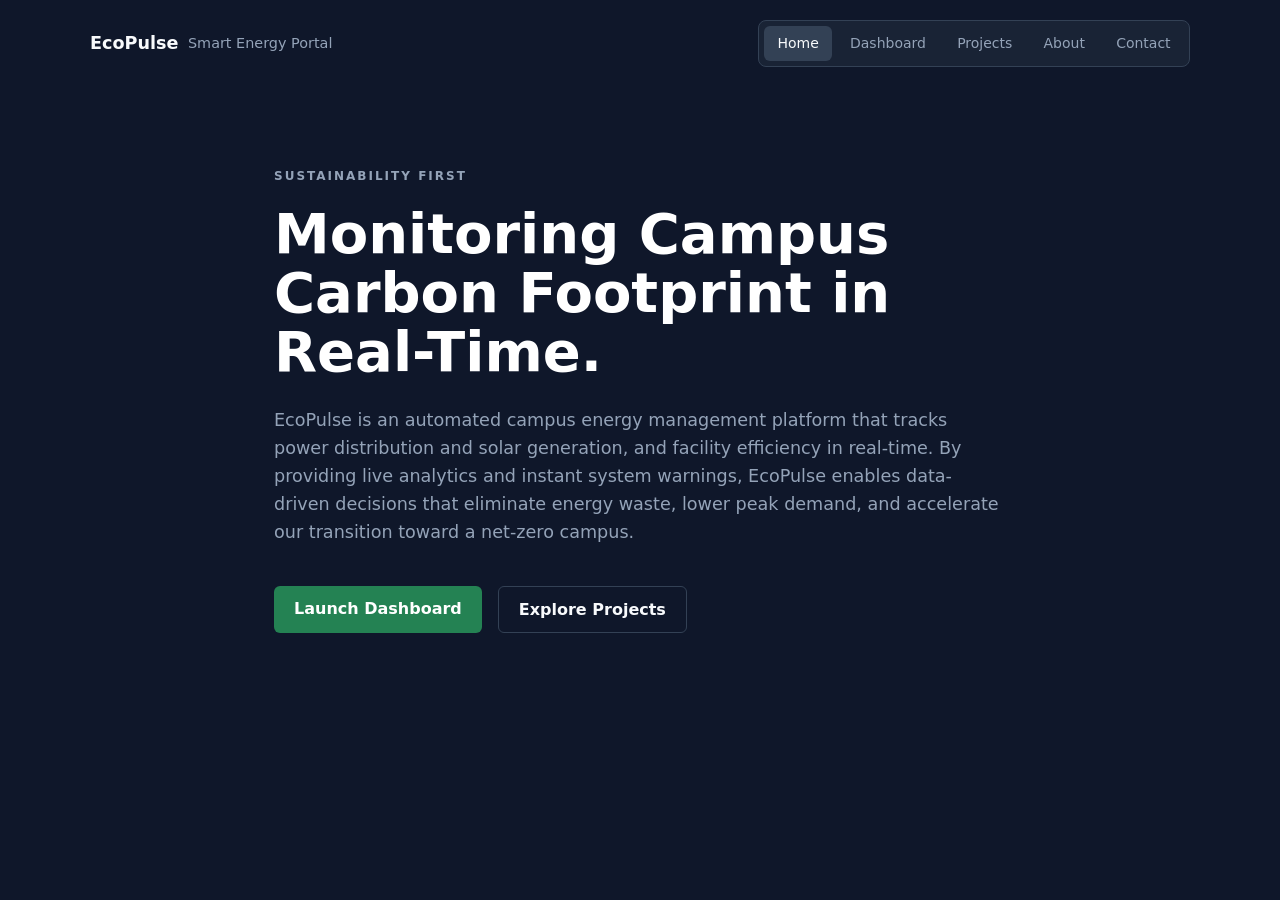
<file: index.html>
<!DOCTYPE html>
<html lang="en">
<head>
    <meta charset="UTF-8">
    <meta name="viewport" content="width=device-width, initial-scale=1.0">
    <title>EcoPulse - Home</title>
    <link rel="stylesheet" href="css/styles.css">
</head>
<body class="home-page">

    <!-- Top Header Navigation -->
    <header class="top-header">
        <div class="header-container">
            <div class="site-branding">
                <span class="site-title">EcoPulse</span>
                <span class="site-subtitle">Smart Energy Portal</span>
            </div>
            <nav class="top-nav">
                <a href="index.html" class="active">Home</a>
                <a href="dashboard.html">Dashboard</a>
                <a href="projects.html">Projects</a>
                <a href="about.html">About</a>
                <a href="contact.html">Contact</a>
            </nav>
        </div>
    </header>

    <!-- Main Hero Section -->
    <main class="hero-container">
        <p class="hero-label">SUSTAINABILITY FIRST </p>
        <h1 class="hero-title">Monitoring Campus Carbon Footprint in Real-Time.</h1>
        <p class="hero-description">
            EcoPulse is an automated campus energy management platform that tracks power distribution and solar generation, and facility efficiency in real-time. By providing live analytics and instant system warnings, EcoPulse enables data-driven decisions that eliminate energy waste, lower peak demand, and accelerate our transition toward a net-zero campus.
        </p>
        <div class="cta-group">
            <a href="dashboard.html" class="btn btn-danger">Launch Dashboard</a>
            <a href="projects.html" class="btn btn-secondary">Explore Projects</a>
        </div>
    </main>

</body>
</html>
</file>
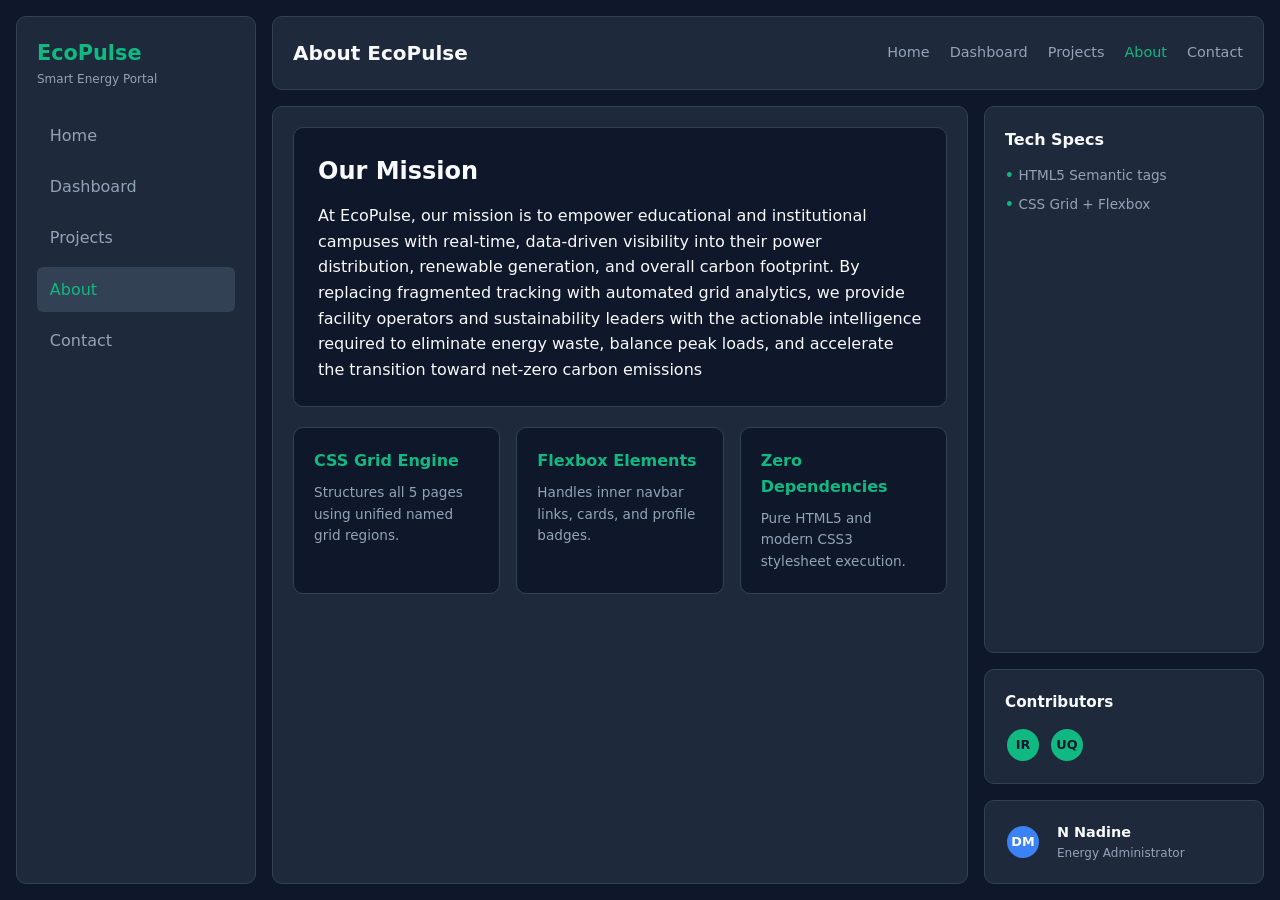
<file: about.html>
<!DOCTYPE html>
<html lang="en">
<head>
    <meta charset="UTF-8">
    <meta name="viewport" content="width=device-width, initial-scale=1.0">
    <title>EcoPulse - About</title>
    <link rel="stylesheet" href="css/styles.css">
</head>
<body class="dashboard-body">

<div class="parent">
    <aside class="div1 sidebar">
        <div class="sidebar-brand">
            <h2>EcoPulse</h2>
            <p>Smart Energy Portal</p>
            <nav class="sidebar-nav">
                <ul>
                    <li><a href="index.html">Home</a></li>
                    <li><a href="dashboard.html">Dashboard</a></li>
                    <li><a href="projects.html">Projects</a></li>
                    <li><a href="about.html" class="active">About</a></li>
                    <li><a href="contact.html">Contact</a></li>
                </ul>
            </nav>
        </div>
    </aside>

    <header class="div2 navbar">
        <h1>About EcoPulse</h1>
        <nav class="top-nav">
            <a href="index.html">Home</a>
            <a href="dashboard.html">Dashboard</a>
            <a href="projects.html">Projects</a>
            <a href="about.html" class="active">About</a>
            <a href="contact.html">Contact</a>
        </nav>
    </header>

    <main class="div3 main-content">
        <section class="content-card">
            <h2>Our Mission</h2>
            <p>At EcoPulse, our mission is to empower educational and institutional campuses with real-time, data-driven visibility into their power distribution, renewable generation, and overall carbon footprint. By replacing fragmented tracking with automated grid analytics, we provide facility operators and sustainability leaders with the actionable intelligence required to eliminate energy waste, balance peak loads, and accelerate the transition toward net-zero carbon emissions</p>
        </section>

        <section class="features-grid">
            <div class="feature-card">
                <h4>CSS Grid Engine</h4>
                <p>Structures all 5 pages using unified named grid regions.</p>
            </div>
            <div class="feature-card">
                <h4>Flexbox Elements</h4>
                <p>Handles inner navbar links, cards, and profile badges.</p>
            </div>
            <div class="feature-card">
                <h4>Zero Dependencies</h4>
                <p>Pure HTML5 and modern CSS3 stylesheet execution.</p>
            </div>
        </section>
    </main>

    <section class="div8 history">
        <h3>Tech Specs</h3>
        <ul class="history-list">
            <li>HTML5 Semantic tags</li>
            <li>CSS Grid + Flexbox</li>
        </ul>
    </section>

    <section class="div9 team">
        <h4>Contributors</h4>
        <div class="avatar-group">
            <div class="avatar">IR</div>
            <div class="avatar">UQ</div>
        </div>
    </section>

    <section class="div10 profile">
        <div class="avatar user-avatar">DM</div>
        <div class="user-details">
            <h4>N Nadine</h4>
            <p>Energy Administrator</p>
        </div>
    </section>
</div>

</body>
</html>
</file>
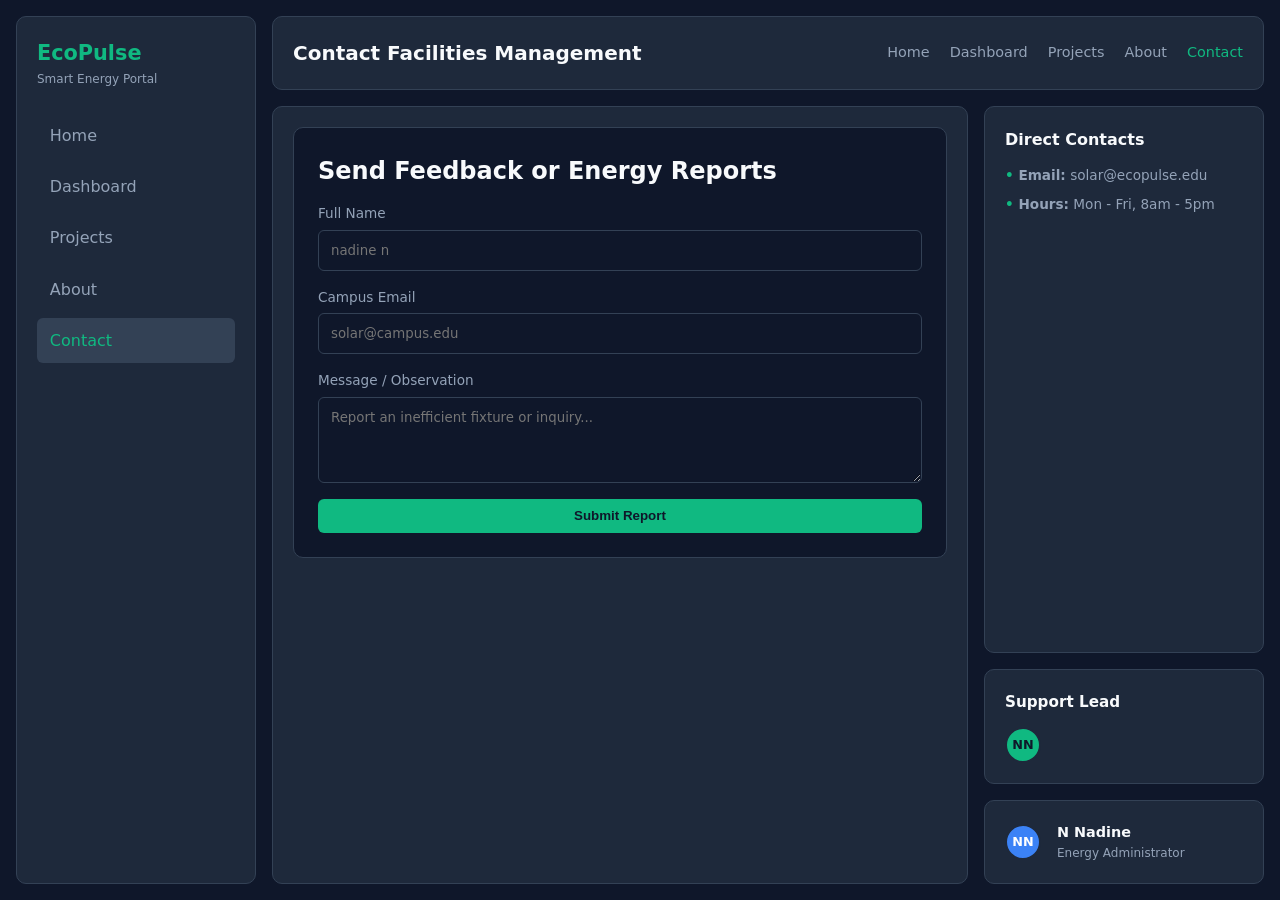
<file: contact.html>
<!DOCTYPE html>
<html lang="en">
<head>
    <meta charset="UTF-8">
    <meta name="viewport" content="width=device-width, initial-scale=1.0">
    <title>EcoPulse - Contact</title>
    <link rel="stylesheet" href="css/styles.css">
</head>
<body class="dashboard-body">

<div class="parent">
    <aside class="div1 sidebar">
        <div class="sidebar-brand">
            <h2>EcoPulse</h2>
            <p>Smart Energy Portal</p>
            <nav class="sidebar-nav">
                <ul>
                    <li><a href="index.html">Home</a></li>
                    <li><a href="dashboard.html">Dashboard</a></li>
                    <li><a href="projects.html">Projects</a></li>
                    <li><a href="about.html">About</a></li>
                    <li><a href="contact.html" class="active">Contact</a></li>
                </ul>
            </nav>
        </div>
    </aside>

    <header class="div2 navbar">
        <h1>Contact Facilities Management</h1>
        <nav class="top-nav">
            <a href="index.html">Home</a>
            <a href="dashboard.html">Dashboard</a>
            <a href="projects.html">Projects</a>
            <a href="about.html">About</a>
            <a href="contact.html" class="active">Contact</a>
        </nav>
    </header>

    <main class="div3 main-content">
        <section class="contact-card">
            <h2>Send Feedback or Energy Reports</h2>
            <form class="contact-form">
                <div class="form-group">
                    <label for="name">Full Name</label>
                    <input type="text" id="name" placeholder="nadine n" required>
                </div>
                <div class="form-group">
                    <label for="email">Campus Email</label>
                    <input type="email" id="email" placeholder="solar@campus.edu" required>
                </div>
                <div class="form-group">
                    <label for="message">Message / Observation</label>
                    <textarea id="message" rows="4" placeholder="Report an inefficient fixture or inquiry..." required></textarea>
                </div>
                <button type="submit" class="btn">Submit Report</button>
            </form>
        </section>
    </main>

    <section class="div8 history">
        <h3>Direct Contacts</h3>
        <ul class="history-list">
            <li><strong>Email:</strong> solar@ecopulse.edu</li>
            <li><strong>Hours:</strong> Mon - Fri, 8am - 5pm</li>
        </ul>
    </section>

    <section class="div9 team">
        <h4>Support Lead</h4>
        <div class="avatar-group">
            <div class="avatar">NN</div>
        </div>
    </section>

    <section class="div10 profile">
        <div class="avatar user-avatar">NN</div>
        <div class="user-details">
            <h4>N Nadine</h4>
            <p>Energy Administrator</p>
        </div>
    </section>
</div>

</body>
</html>
</file>
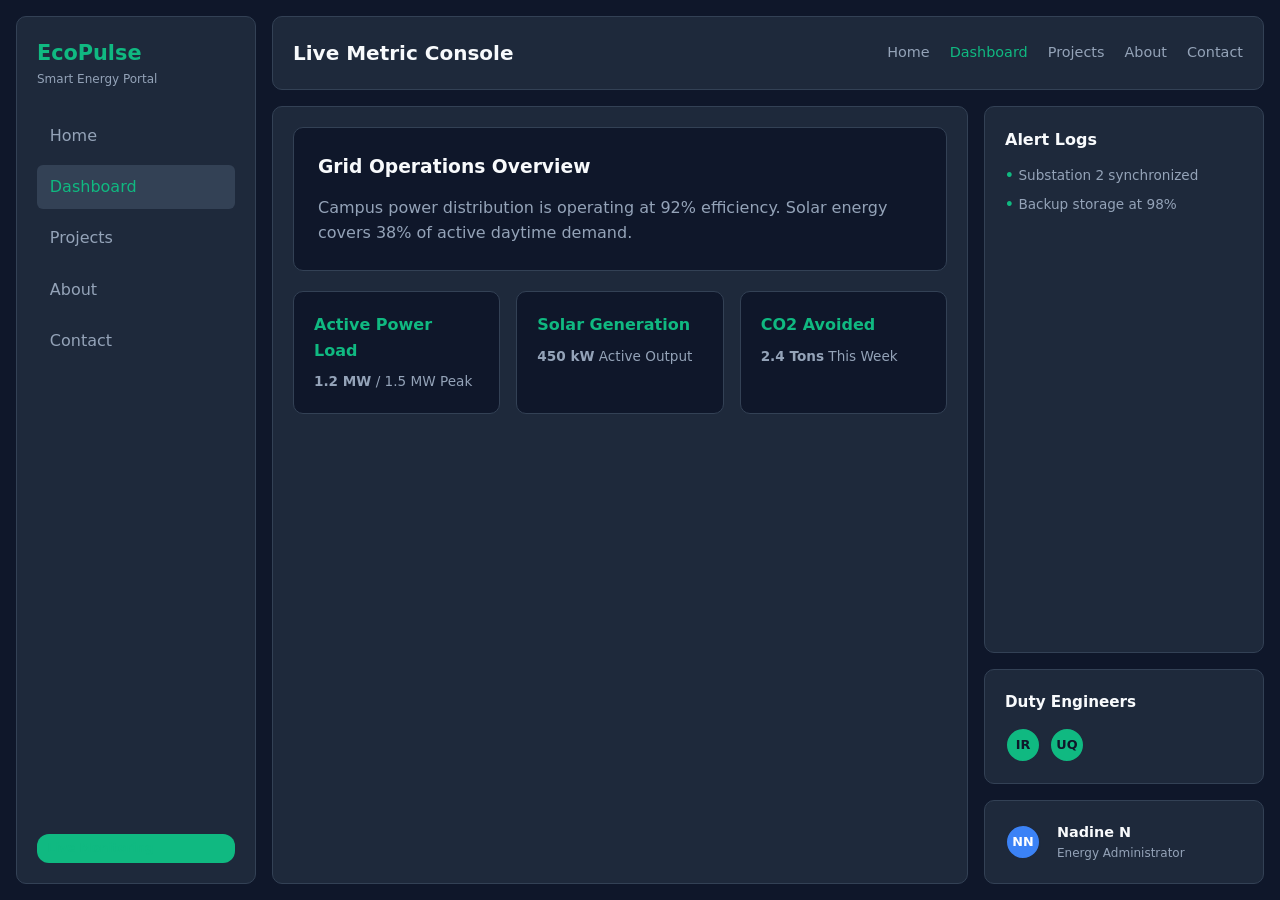
<file: dashboard.html>
<!DOCTYPE html>
<html lang="en">
<head>
    <meta charset="UTF-8">
    <meta name="viewport" content="width=device-width, initial-scale=1.0">
    <title>EcoPulse - Dashboard</title>
    <link rel="stylesheet" href="css/styles.css">
</head>
<body class="dashboard-body">

<div class="parent">
    <aside class="div1 sidebar">
        <div class="sidebar-brand">
            <h2>EcoPulse</h2>
            <p>Smart Energy Portal</p>
            <nav class="sidebar-nav">
                <ul>
                    <li><a href="index.html">Home</a></li>
                    <li><a href="dashboard.html" class="active">Dashboard</a></li>
                    <li><a href="projects.html">Projects</a></li>
                    <li><a href="about.html">About</a></li>
                    <li><a href="contact.html">Contact</a></li>
                </ul>
            </nav>
        </div>
        <span class="badge">Live Monitoring</span>
    </aside>

    <header class="div2 navbar">
        <h1>Live Metric Console</h1>
        <nav class="top-nav">
            <a href="index.html">Home</a>
            <a href="dashboard.html" class="active">Dashboard</a>
            <a href="projects.html">Projects</a>
            <a href="about.html">About</a>
            <a href="contact.html">Contact</a>
        </nav>
    </header>

    <main class="div3 main-content">
        <div class="hero-card">
            <h3>Grid Operations Overview</h3>
            <p>Campus power distribution is operating at 92% efficiency. Solar energy covers 38% of active daytime demand.</p>
        </div>

        <div class="features-grid">
            <div class="feature-card">
                <h4>Active Power Load</h4>
                <p><strong>1.2 MW</strong> / 1.5 MW Peak</p>
            </div>
            <div class="feature-card">
                <h4>Solar Generation</h4>
                <p><strong>450 kW</strong> Active Output</p>
            </div>
            <div class="feature-card">
                <h4>CO2 Avoided</h4>
                <p><strong>2.4 Tons</strong> This Week</p>
            </div>
        </div>
    </main>

    <section class="div8 history">
        <h3>Alert Logs</h3>
        <ul class="history-list">
            <li>Substation 2 synchronized</li>
            <li>Backup storage at 98%</li>
        </ul>
    </section>

    <section class="div9 team">
        <h4>Duty Engineers</h4>
        <div class="avatar-group">
            <div class="avatar">IR</div>
            <div class="avatar">UQ</div>
        </div>
    </section>

    <section class="div10 profile">
        <div class="avatar user-avatar">NN</div>
        <div class="user-details">
            <h4>Nadine N</h4>
            <p>Energy Administrator</p>
        </div>
    </section>
</div>

</body>
</html>
</file>
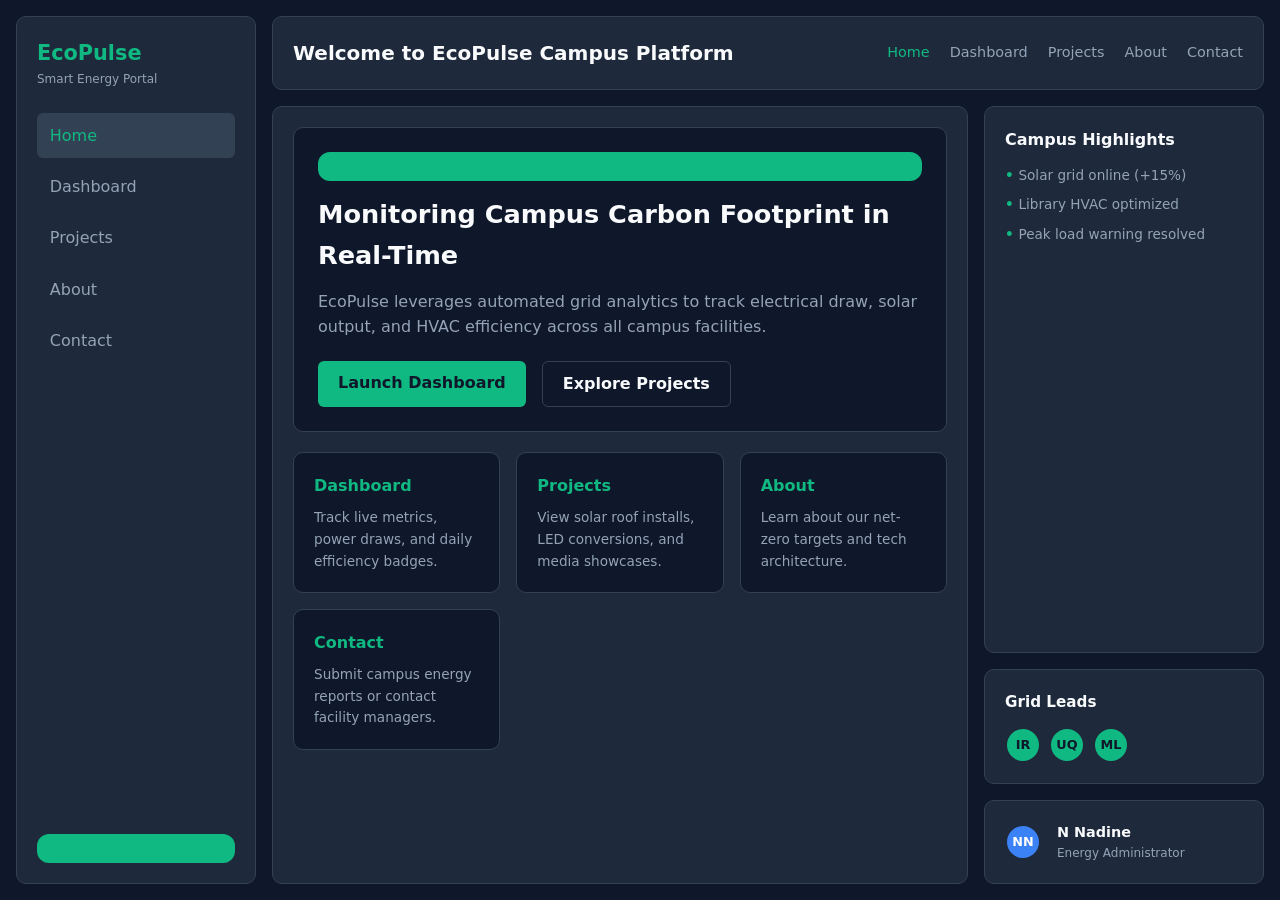
<file: index1.html>
<!DOCTYPE html>
<html lang="en">
<head>
    <meta charset="UTF-8">
    <meta name="viewport" content="width=device-width, initial-scale=1.0">
    <title>EcoPulse - Home</title>
    <link rel="stylesheet" href="css/styles.css">
</head>
<body class="dashboard-body">

<div class="parent">
  
    <aside class="div1 sidebar">
        <div class="sidebar-brand">
            <h2>EcoPulse</h2>
            <p>Smart Energy Portal</p>
            <nav class="sidebar-nav">
                <ul>
                    <li><a href="index.html" class="active">Home</a></li>
                    <li><a href="dashboard.html">Dashboard</a></li>
                    <li><a href="projects.html">Projects</a></li>
                    <li><a href="about.html">About</a></li>
                    <li><a href="contact.html">Contact</a></li>
                </ul>
            </nav>
        </div>
        <span class="badge">v1.0 Operational</span>
    </aside>

    <header class="div2 navbar">
        <h1>Welcome to EcoPulse Campus Platform</h1>
        <nav class="top-nav">
            <a href="index.html" class="active">Home</a>
            <a href="dashboard.html">Dashboard</a>
            <a href="projects.html">Projects</a>
            <a href="about.html">About</a>
            <a href="contact.html">Contact</a>
        </nav>
    </header>

    <main class="div3 main-content">
        <section class="hero-card">
            <span class="badge">Sustainability First</span>
            <h2>Monitoring Campus Carbon Footprint in Real-Time</h2>
            <p>EcoPulse leverages automated grid analytics to track electrical draw, solar output, and HVAC efficiency across all campus facilities.</p>
            <div class="cta-group">
                <a href="dashboard.html" class="btn">Launch Dashboard</a>
                <a href="projects.html" class="btn btn-secondary">Explore Projects</a>
            </div>
        </section>

        <section class="features-grid">
            <div class="feature-card">
                <h4>Dashboard</h4>
                <p>Track live metrics, power draws, and daily efficiency badges.</p>
            </div>
            <div class="feature-card">
                <h4>Projects</h4>
                <p>View solar roof installs, LED conversions, and media showcases.</p>
            </div>
            <div class="feature-card">
                <h4>About</h4>
                <p>Learn about our net-zero targets and tech architecture.</p>
            </div>
            <div class="feature-card">
                <h4>Contact</h4>
                <p>Submit campus energy reports or contact facility managers.</p>
            </div>
        </section>
    </main>

    <section class="div8 history">
        <h3>Campus Highlights</h3>
        <ul class="history-list">
            <li>Solar grid online (+15%)</li>
            <li>Library HVAC optimized</li>
            <li>Peak load warning resolved</li>
        </ul>
    </section>

    <section class="div9 team">
        <h4>Grid Leads</h4>
        <div class="avatar-group">
            <div class="avatar" title="Jean B.">IR</div>
            <div class="avatar" title="Alice K.">UQ</div>
            <div class="avatar" title="Sam N.">ML</div>
        </div>
    </section>

    <section class="div10 profile">
        <div class="avatar user-avatar">NN</div>
        <div class="user-details">
            <h4> N Nadine</h4>
            <p>Energy Administrator</p>
        </div>
    </section>
</div>

</body>
</html>
</file>
<file: css/styles.css>
:root {
    --bg-dark: #0f172a;
    --bg-card: #1e293b;
    --bg-hover: #334155;
    --accent: #10b981;
    --accent-hover: #059669;
    --accent-light: #10b981;
    --text-primary: #f8fafc;
    --text-muted: #94a3b8;
    --border: #334155;
    --radius: 10px;
    --transition: all 0.25s ease-in-out;
}

* {
    box-sizing: border-box;
    margin: 0;
    padding: 0;
}

body {
    font-family: system-ui, -apple-system, BlinkMacSystemFont, 'Segoe UI', Roboto, sans-serif;
    background-color: var(--bg-dark);
    color: var(--text-primary);
    line-height: 1.6;
    min-height: 100vh;
}

a {
    color: var(--accent);
    text-decoration: none;
    transition: var(--transition);
}

a:hover {
    color: #6ee7b7;
}

.btn {
    display: inline-block;
    padding: 0.6rem 1.25rem;
    background-color: var(--accent);
    color: #0f172a;
    border-radius: 6px;
    font-weight: 600;
    text-decoration: none;
    border: none;
    cursor: pointer;
    transition: var(--transition);
}

.btn:hover {
    background-color: var(--accent-hover);
    color: #ffffff;
}

.btn-secondary {
    background-color: transparent;
    color: var(--text-primary);
    border: 1px solid var(--border);
}

.btn-secondary:hover {
    background-color: var(--bg-hover);
    border-color: var(--accent);
}

.badge {
    background-color: var(--accent-light);
    color: var(--accent);
    padding: 0.25rem 0.6rem;
    border-radius: 12px;
    font-size: 0.75rem;
    font-weight: 600;
    border: 1px solid rgba(16, 185, 129, 0.3);
}


.dashboard-body {
    padding: 1rem;
}

.parent {
    display: grid;
    gap: 1rem;
    min-height: calc(100vh - 2rem);
   
    grid-template-columns: 240px 1fr 280px;
    grid-template-rows: auto 1fr auto auto;
    grid-template-areas:
        "sidebar navbar  navbar"
        "sidebar main    history"
        "sidebar main    team"
        "sidebar main    profile";
}

.div1 { grid-area: sidebar;
    grid-area: sidebar;
    height: 100%;                  /* Stretches to match the full height */
    width: 240px;                  /* Locks the width explicitly */
    position: sticky;              /* Stays pinned as you scroll down */
    top: 1rem;
 }
.div2 { grid-area: navbar; }
.div3 { grid-area: main;
    grid-area: main;
    min-width: 0; 
}
.div8 { grid-area: history; }
.div9 { grid-area: team; }
.div10 { grid-area: profile; }

/* Base Panel Styling */
.div1, .div2, .div3, .div8, .div9, .div10 {
    background-color: var(--bg-card);
    border: 1px solid var(--border);
    border-radius: var(--radius);
    padding: 1.25rem;
}

/* --- Independent Pinned Sidebar --- */
.sidebar {
    height: 100%;
    display: flex;
    flex-direction: column;
    justify-content: space-between;
}

.sidebar-brand h2 {
    color: var(--accent);
    font-size: 1.3rem;
}

.sidebar-brand p {
    color: var(--text-muted);
    font-size: 0.75rem;
    margin-bottom: 1.5rem;
}

.sidebar-nav ul {
    list-style: none;
    display: flex;
    flex-direction: column;
    gap: 0.4rem;
}

.sidebar-nav a {
    display: block;
    padding: 0.6rem 0.8rem;
    color: var(--text-muted);
    border-radius: 6px;
    font-weight: 500;
}

.sidebar-nav a.active, 
.sidebar-nav a:hover {
    color: var(--accent);
    background-color: var(--bg-hover);
}

/* --- Top Navbar Header --- */
.navbar {
    display: flex;
    justify-content: space-between;
    align-items: center;
}

.navbar h1 {
    font-size: 1.25rem;
}

.top-nav {
    display: flex;
    gap: 1.25rem;
}

.top-nav a {
    color: var(--text-muted);
    font-weight: 500;
    font-size: 0.9rem;
}

.top-nav a.active, 
.top-nav a:hover {
    color: var(--accent);
}

/* --- Main Content Section --- */
.main-content {
    display: flex;
    flex-direction: column;
    gap: 1.25rem;
}

.hero-card, .content-card, .contact-card {
    background-color: var(--bg-dark);
    border: 1px solid var(--border);
    border-radius: var(--radius);
    padding: 1.5rem;
    display: flex;
    flex-direction: column;
    gap: 0.8rem;
}

.hero-card h2 {
    font-size: 1.6rem;
}

.hero-card p {
    color: var(--text-muted);
}

.cta-group {
    display: flex;
    gap: 1rem;
    margin-top: 0.5rem;
}

/* Grid Cards Inside Main */
.features-grid {
    display: grid;
    grid-template-columns: repeat(auto-fit, minmax(200px, 1fr));
    gap: 1rem;
}

.feature-card {
    background-color: var(--bg-dark);
    border: 1px solid var(--border);
    border-radius: var(--radius);
    padding: 1.25rem;
    display: flex;
    flex-direction: column;
    gap: 0.5rem;
    transition: var(--transition);
}

.feature-card:hover {
    border-color: var(--accent);
    transform: translateY(-2px);
}

.feature-card h4 {
    color: var(--accent);
}

.feature-card p {
    font-size: 0.85rem;
    color: var(--text-muted);
}

/* --- History Panel --- */
.history h3 {
    font-size: 1rem;
    margin-bottom: 0.75rem;
}

.history-list {
    list-style: none;
    display: flex;
    flex-direction: column;
    gap: 0.5rem;
    font-size: 0.85rem;
    color: var(--text-muted);
}

.history-list li::before {
    content: "• ";
    color: var(--accent);
    font-weight: bold;
}

/* --- Team Panel --- */
.team h4 {
    font-size: 0.95rem;
    margin-bottom: 0.75rem;
}

.avatar-group {
    display: flex;
    gap: 0.5rem;
}

.avatar {
    width: 36px;
    height: 36px;
    border-radius: 50%;
    background-color: var(--accent);
    color: #0f172a;
    font-weight: 700;
    font-size: 0.8rem;
    display: flex;
    align-items: center;
    justify-content: center;
    border: 2px solid var(--bg-card);
}

/* --- User Profile Card --- */
.profile {
    display: flex;
    align-items: center;
    gap: 1rem;
}

.user-avatar {
    background-color: #3b82f6;
    color: white;
}

.user-details h4 {
    font-size: 0.9rem;
}

.user-details p {
    font-size: 0.75rem;
    color: var(--text-muted);
}

/* Media Elements & Tables */
.responsive-media {
    width: 100%;
    max-height: 320px;
    object-fit: cover;
    border-radius: 6px;
    border: 1px solid var(--border);
}

.table-wrap {
    overflow-x: auto;
}

table {
    width: 100%;
    border-collapse: collapse;
    font-size: 0.875rem;
}

th, td {
    padding: 0.75rem;
    border-bottom: 1px solid var(--border);
    text-align: left;
}

th {
    background-color: var(--bg-dark);
    color: var(--accent);
}

/* Forms */
.contact-form {
    display: flex;
    flex-direction: column;
    gap: 1rem;
}

.form-group {
    display: flex;
    flex-direction: column;
    gap: 0.3rem;
}

.form-group label {
    font-size: 0.85rem;
    color: var(--text-muted);
}

.form-group input, 
.form-group textarea {
    background-color: var(--bg-dark);
    border: 1px solid var(--border);
    padding: 0.75rem;
    border-radius: 6px;
    color: var(--text-primary);
    outline: none;
    font-family: inherit;
}

.form-group input:focus, 
.form-group textarea:focus {
    border-color: var(--accent);
}


/* Top Header Bar */
body.home-page .top-header {
    width: 100%;
    padding: 1.25rem 2rem;
}

body.home-page .header-container {
    max-width: 1100px;
    margin: 0 auto;
    display: flex;
    justify-content: space-between;
    align-items: center;
}

body.home-page .site-branding {
    display: flex;
    align-items: center;
    gap: 0.6rem;
}

body.home-page .site-title {
    font-size: 1.1rem;
    font-weight: 700;
    color: var(--text-primary);
}

body.home-page .site-subtitle {
    font-size: 0.9rem;
    color: var(--text-muted);
}

/* Header Navigation Pills */
body.home-page .top-nav {
    display: flex;
    gap: 0.25rem;
    background-color: rgba(30, 41, 59, 0.7);
    padding: 0.3rem;
    border-radius: 8px;
    border: 1px solid var(--border);
}

body.home-page .top-nav a {
    color: var(--text-muted);
    padding: 0.4rem 0.85rem;
    border-radius: 6px;
    font-size: 0.875rem;
    font-weight: 500;
}

body.home-page .top-nav a:hover,
body.home-page .top-nav a.active {
    background-color: var(--bg-hover);
    color: var(--text-primary);
}

/* Centered Hero Main Area */
body.home-page .hero-container {
    max-width: 780px;
    margin: 5rem auto 0 auto;
    padding: 0 1.5rem;
    display: flex;
    flex-direction: column;
    align-items: flex-start;
}

body.home-page .hero-label {
    font-size: 0.75rem;
    font-weight: 700;
    letter-spacing: 2px;
    color: var(--text-muted);
    text-transform: uppercase;
    margin-bottom: 1.2rem;
}

body.home-page .hero-title {
    font-size: 3.5rem;
    font-weight: 800;
    line-height: 1.05;
    color: #ffffff;
    margin-bottom: 1.5rem;
}

body.home-page .hero-description {
    font-size: 1.1rem;
    line-height: 1.6;
    color: var(--text-muted);
    margin-bottom: 2rem;
}

/* Red Button Style */
.btn-danger {
    background-color: #248253;
    color: #ffffff;
}

.btn-danger:hover {
    background-color: #b5e3bc;
    color: #ffffff;
}

/* ==========================================
   3. RESPONSIVE BREAKPOINTS
   ========================================== */
@media (max-width: 1024px) {
    .parent {
        grid-template-columns: 200px 1fr;
        grid-template-areas:
            "sidebar navbar"
            "sidebar main"
            "sidebar history"
            "sidebar team"
            "sidebar profile";
    }
}

@media (max-width: 768px) {
    .parent {
        grid-template-columns: 1fr;
        grid-template-areas:
            "navbar"
            "sidebar"
            "main"
            "history"
            "team"
            "profile";
    }

    .navbar, .cta-group {
        flex-direction: column;
        align-items: flex-start;
        gap: 0.75rem;
    }
}
</file>
